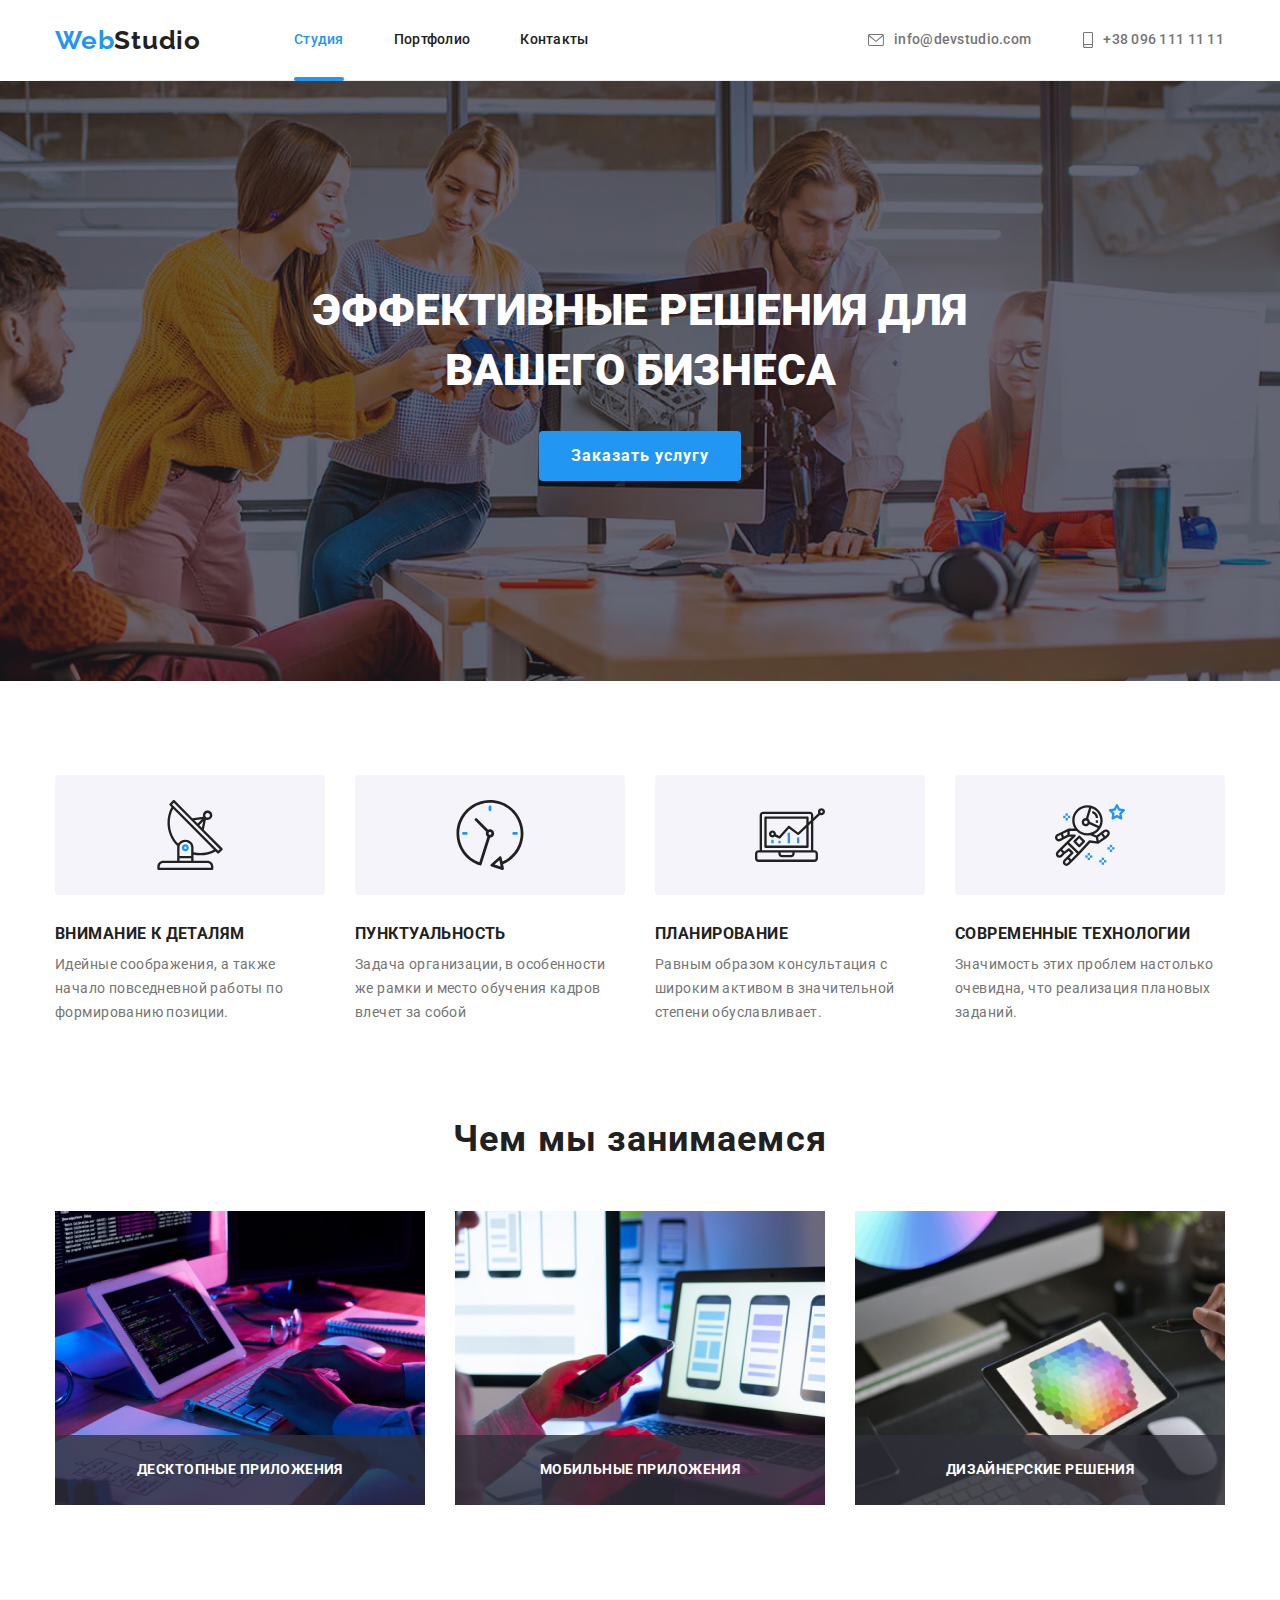
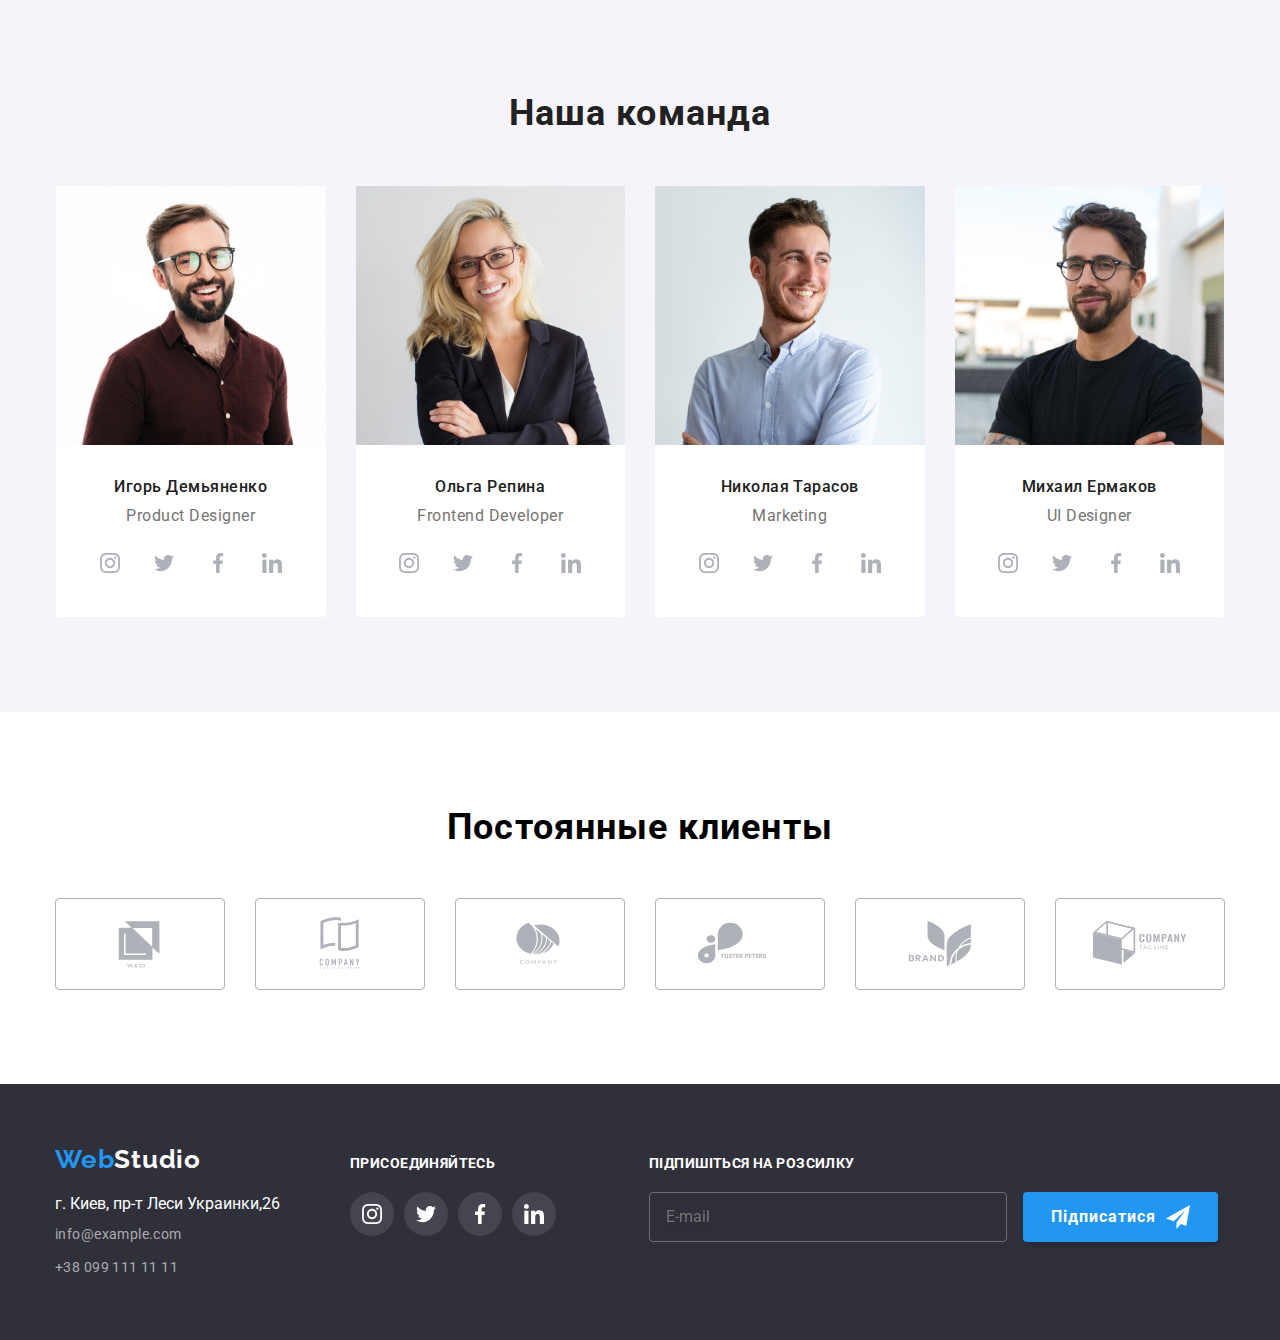
<file: index.html>
<!DOCTYPE html>
<html lang="ru">

<head>
    <meta charset="UTF-8">
    <meta http-equiv="X-UA-Compatible" content="IE=edge">
    <meta name="viewport" content="width=device-width, initial-scale=1.0">
    <title>Document</title>
    <link rel="stylesheet"
        href="https://cdnjs.cloudflare.com/ajax/libs/modern-normalize/1.0.0/modern-normalize.min.css" />
    <link rel="preconnect" href="https://fonts.googleapis.com">
    <link rel="preconnect" href="https://fonts.gstatic.com" crossorigin>
    <link
        href="https://fonts.googleapis.com/css2?family=Raleway:wght@700&family=Roboto:wght@400;500;700;900&display=swap"
        rel="stylesheet">
    <!-- <link rel="stylesheet" href="./css/styles.css"> -->
    <link rel="stylesheet" href="./css/main.min.css">
</head>

<header>
    <div class="container header">
        <a href="./index.html" class="header__logo" lang="en">Web<span class="header__lg">Studio</span>
        </a>

        <nav class="nav">
            <ul class="nav__item">
                <li class="nav__list">
                    <a href="./index.html" class="nav__link link current">Студия</a>
                </li>
                <li class="nav__list">
                    <a href="portfolio.html" class="nav__link link ">Портфолио</a>
                </li>
                <li class="nav__list">
                    <a href="" class="nav__link link ">Контакты</a>
                </li>
            </ul>
        </nav>
        <ul class="navig">
            <li class="navig__list">
                <a href="mailto:info@devstudio.com" class="navig__link link">
                    <svg class="navig__icon" width="16" height="12">
                        <use href="./images/symbol-defs.svg#icon-envelope"></use>
                    </svg>info@devstudio.com
                </a>
            </li>
            <li class="navig__list">
                <a href="tel:+380961111111" class="navig__link link">
                    <svg class="navig__icon" width="10" height="16">
                        <use href="./images/symbol-defs.svg#icon-smartphone"></use>
                    </svg> +38 096 111 11 11
                </a>
            </li>
        </ul>
    </div>
</header>

<main>
    <section class="button__menu">
        <div class="container">
            <h1 class="button__tittle">Эффективные решения для вашего бизнеса</h1>
            <button type="button" class="button__start" data-modal-open>Заказать услугу</button>
        </div>
    </section>

    <section class="info section">
        <div class="container">
            <ul class="info__item">
                <li class="info__list">
                    <div class="icon__bg">
                        <svg class="info__icon" width="70" height="70">
                            <use href="./images/symbol-defs.svg#icon-antenna"></use>
                        </svg>
                    </div>
                    <h3 class="info__tittle">Внимание к деталям</h3>
                    <p class="info__text">Идейные соображения, а также начало повседневной работы по
                        формированию
                        позиции.</p>
                </li>
                <li class="inf0__list">
                    <div class="icon__bg">
                        <svg class="info__icon" width="70" height="70">
                            <use href="./images/symbol-defs.svg#icon-clock"></use>
                        </svg>
                    </div>
                    <h3 class="info__tittle">Пунктуальность</h3>
                    <p class="info__text">Задача организации, в особенности же рамки и место обучения кадров
                        влечет за собой</p>
                </li>
                <li class="info__list">
                    <div class="icon__bg">
                        <svg class="info__icon" width="70" height="70">
                            <use href="./images/symbol-defs.svg#icon-diagram"></use>
                        </svg>
                    </div>
                    <h3 class="info__tittle">Планирование</h3>
                    <P class="info__text">Равным образом консультация с широким активом в значительной степени
                        обуславливает.</P>
                </li>
                <li class="info__list">
                    <div class="icon__bg">
                        <svg class="info__icon" width="70" height="70">
                            <use href="./images/symbol-defs.svg#icon-astronaut"></use>
                        </svg>
                    </div>
                    <h3 class="info__tittle">Современные технологии</h3>
                    <p class="info__text">Значимость этих проблем настолько очевидна, что реализация плановых
                        заданий.</p>
                </li>
            </ul>
        </div>
    </section>


    <section class="work section-special">
        <div class="container overlay">
            <h2 class="work__text">Чем мы занимаемся</h2>
            <ul class="work__item">
                <li class="work__list">
                    <img class="work__img " src="images/development.jpg" alt="разработка" width="370" height="294">
                    <p class="work__overlay">ДЕСКТОПНЫЕ ПРИЛОЖЕНИЯ</p>
                </li>
                <li class="work__list">
                    <img class="work__img " src="images//design.jpg" alt="дизайн" width="370" height="294">
                    <p class="work__overlay">МОБИЛЬНЫЕ ПРИЛОЖЕНИЯ</p>
                </li>
                <li class="work__list">
                    <img class="work__img " src="images/decor.jpg" alt="оформление" width="370" height="294">
                    <p class="work__overlay">ДИЗАЙНЕРСКИЕ РЕШЕНИЯ</p>
                </li>
            </ul>
        </div>
    </section>

    <section class="team section">
        <div class="container">
            <h2 class="team__tittle">Наша команда</h2>
            <ul class="team__item">
                <li class="team__list">
                    <img class="img" src="images/productdesigner.jpg" alt="Член команды" width="270" height="260">
                    <div class="teamate">
                        <h3 class="teamate__tittle">Игорь Демьяненко</h3>
                        <p class="teamate__text">Product Designer</p>

                        <ul class="icon__item">
                            <li class="icon__list">
                                <a href="" class="icon__link">
                                    <svg class="icon__team" width="20" height="20">
                                        <use href="./images/symbol-defs.svg#icon-instagram"></use>
                                    </svg>
                                </a>
                            </li>
                            <li class="icon__list">
                                <a href="" class="icon__link">
                                    <svg class="icon__team" width="20" height="20">
                                        <use href="./images/symbol-defs.svg#icon-twitter"></use>
                                    </svg>
                                </a>
                            </li>
                            <li class="icon__list">
                                <a href="" class="icon__link">
                                    <svg class="icon__team" width="20" height="20">
                                        <use href="./images/symbol-defs.svg#icon-facebook"></use>
                                    </svg>
                                </a>
                            </li>
                            <li class="icon__list">
                                <a href="" class="icon__link">
                                    <svg class="icon__team" width="20" height="20">
                                        <use href="./images/symbol-defs.svg#icon-linkedin"></use>
                                    </svg>
                                </a>
                            </li>
                        </ul>
                    </div>
                </li>
                <li class="team__list">
                    <img class="img" src="images/frontenddeveloper.jpg" alt="Член команды" width="270" height="260">
                    <div class="teamate">
                        <h3 class="teamate__tittle">Ольга Репина</h3>
                        <p class="teamate__text">Frontend Developer</p>

                        <ul class="icon__item">
                            <li class="icon__list">
                                <a href="" class="icon__link">
                                    <svg class="icon__team" width="20" height="20">
                                        <use href="./images/symbol-defs.svg#icon-instagram"></use>
                                    </svg>
                                </a>
                            </li>
                            <li class="icon__list">
                                <a href="" class="icon__link">
                                    <svg class="icon__team" width="20" height="20">
                                        <use href="./images/symbol-defs.svg#icon-twitter"></use>
                                    </svg>
                                </a>
                            </li>
                            <li class="icon__list">
                                <a href="" class="icon__link">
                                    <svg class="icon__team" width="20" height="20">
                                        <use href="./images/symbol-defs.svg#icon-facebook"></use>
                                    </svg>
                                </a>
                            </li>
                            <li class="icon__list">
                                <a href="" class="icon__link">
                                    <svg class="icon__team" width="20" height="20">
                                        <use href="./images/symbol-defs.svg#icon-linkedin"></use>
                                    </svg>
                                </a>
                            </li>
                        </ul>
                    </div>
                </li>
                <li class="team__list">
                    <img class="img" src="images/marketing.jpg" alt="Член команды" width="270" height="260">
                    <div class="teamate">
                        <h3 class="teamate__tittle">Николая Тарасов</h3>
                        <p class="teamate__text">Marketing</p>

                        <ul class="icon__item">
                            <li class="icon__list">
                                <a href="" class="icon__link">
                                    <svg class="icon__team" width="20" height="20">
                                        <use href="./images/symbol-defs.svg#icon-instagram"></use>
                                    </svg>
                                </a>
                            </li>
                            <li class="icon__list">
                                <a href="" class="icon__link">
                                    <svg class="icon__team" width="20" height="20">
                                        <use href="./images/symbol-defs.svg#icon-twitter"></use>
                                    </svg>
                                </a>
                            </li>
                            <li class="icon__list">
                                <a href="" class="icon__link">
                                    <svg class="icon__team" width="20" height="20">
                                        <use href="./images/symbol-defs.svg#icon-facebook"></use>
                                    </svg>
                                </a>
                            </li>
                            <li class="icon__list">
                                <a href="" class="icon__link">
                                    <svg class="icon__team" width="20" height="20">
                                        <use href="./images/symbol-defs.svg#icon-linkedin"></use>
                                    </svg>
                                </a>
                            </li>
                        </ul>
                    </div>
                </li>
                <li class="team__list">
                    <img class="img" src="images/uldesigner.jpg" alt="Член команды" width="270" height="260">
                    <div class="teamate">
                        <h3 class="teamate__tittle">Михаил Ермаков</h3>
                        <p class="teamate__text">UI Designer</p>

                        <ul class="icon__item">
                            <li class="icon__list">
                                <a href="" class="icon__link">
                                    <svg class="icon__team" width="20" height="20">
                                        <use href="./images/symbol-defs.svg#icon-instagram"></use>
                                    </svg>
                                </a>
                            </li>
                            <li class="icon__list">
                                <a href="" class="icon__link">
                                    <svg class="icon__team" width="20" height="20">
                                        <use href="./images/symbol-defs.svg#icon-twitter"></use>
                                    </svg>
                                </a>
                            </li>
                            <li class="icon__list">
                                <a href="" class="icon__link">
                                    <svg class="icon__team" width="20" height="20">
                                        <use href="./images/symbol-defs.svg#icon-facebook"></use>
                                    </svg>
                                </a>
                            </li>
                            <li class="icon__list">
                                <a href="" class="icon__link">
                                    <svg class="icon__team" width="20" height="20">
                                        <use href="./images/symbol-defs.svg#icon-linkedin"></use>
                                    </svg>
                                </a>
                            </li>
                        </ul>
                    </div>
                </li>
            </ul>
        </div>
    </section>
    <section class="client section">
        <div class="container">
            <h2 class="client__tittle">Постоянные клиенты</h2>
            <ul class="client__item">
                <li class="client__list">
                    <a href="" class="client__link link">
                        <svg class="client__icon" width="106" height="60">
                            <use href="./images/symbol-defs.svg#icon-yago"></use>
                        </svg>
                    </a>
                </li>
                <li class="client__list">
                    <a href="" class="client__link">
                        <svg class="client__icon" width="106" height="60">
                            <use href="./images/symbol-defs.svg#icon-company"></use>
                        </svg>
                    </a>
                </li>
                <li class="client__list">
                    <a href="" class="client__link">
                        <svg class="client__icon" width="106" height="60">
                            <use href="./images/symbol-defs.svg#icon-comp"></use>
                        </svg>
                    </a>
                </li>
                <li class="client__list">
                    <a href="" class="client__link">
                        <svg class="client__icon" width="106" height="60">
                            <use href="./images/symbol-defs.svg#icon-peters"></use>
                        </svg>
                    </a>
                </li>
                <li class="client__list">
                    <a href="" class="client__link">
                        <svg class="client__icon" width="106" height="60">
                            <use href="./images/symbol-defs.svg#icon-brand"></use>
                        </svg>
                    </a>
                </li>
                <li class="client__list">
                    <a href="" class="client__link">
                        <svg class="client__icon" width="106" height="60">
                            <use href="./images/symbol-defs.svg#icon-tag"></use>
                        </svg>
                    </a>
                </li>
            </ul>
        </div>
    </section>
</main>
<footer class="fotter">
    <div class="container fotter">
        <div>
            <a href="./index.html" class="fotter__logo link" lang="en">Web<span class="fotter__lg link">Studio</span>
            </a>
            <address class="address">
                <ul class="addres__item">
                    <li class="address__list"><a href="" class="address__white link">г. Киев, пр-т Леси Украинки,26</a></li>
                    <li class="address__list"><a href="mailto:info@example.com"
                            class="address__link link">info@example.com</a></li>
                    <li class="address__list"><a href="tel:+380991111111" class="address__link link">+38 099 111 11 11</a>
                    </li>
                </ul>
            </address>
        </div>
        <div class="dopinfo">
            <p class="dopinfo__text">Присоединяйтесь</p>
            <ul class="dopinfo__item">
                <li class="dopinfo__list">
                    <a href="" class="dopinfo__link">
                        <svg class="dopinfo__icon" width="20" height="20">
                            <use href="./images/symbol-defs.svg#icon-instagram"></use>
                        </svg>
                    </a>
                </li>
                <li class="dopinfo__list">
                    <a href="" class="dopinfo__link">
                        <svg class="dopinfo__icon" width="20" height="20">
                            <use href="./images/symbol-defs.svg#icon-twitter"></use>
                        </svg>
                    </a>
                </li>
                <li class="dopinfo__list">
                    <a href="" class="dopinfo__link">
                        <svg class="dopinfo__icon" width="20" height="20">
                            <use href="./images/symbol-defs.svg#icon-facebook"></use>
                        </svg>
                    </a>
                </li>
                <li class="dopinfo__list">
                    <a href="" class="dopinfo__link">
                        <svg class="dopinfo__icon" width="20" height="20">
                            <use href="./images/symbol-defs.svg#icon-linkedin"></use>
                        </svg>
                    </a>
                </li>
            </ul>
        </div>
        <div class="messenger">
            <p class="messenger__text">Підпишіться на розсилку</p>
            <form>
                <input class="messenger__sumbit" type="text" name="user-email" placeholder="E-mail">
                <button class="messenger__button" type="submit">
                    <span class="messenger__go">
                        Підписатися</span>
                    <svg class="messenger__icon" width="24" height="24">
                        <use href="./images/symbol-defs.svg#icon-telegram"></use>
                    </svg>
                </button>
            </form>
        </div>
    </div>

</footer>
<div class="backdrop is-hidden" data-modal>
    <div class="modal">
        <button type="button" class="button__modal" data-modal-close>
            <svg class="modal__icon" width="11" height="11">
                <use href="./images//symbol-defs.svg#icon-closed"></use>
            </svg>
        </button>
        <p class="modal__tittle">Залиште свої дані, ми вам передзвонимо</p>
        <form class="modal__form">
            <div class="input__field">
                <label class="input__tittle__plus">Ім'я</label>
                <div class="input__wrap">
                    <input type="text" class="modal__input" name="user-name">
                    <svg class="input__icom" width="18" height="18">
                        <use href="./images/symbol-defs.svg#icon-person"></use>
                    </svg>
                </div>
            </div>
            <div class="input__field">
                <label class="input__tittle">Телефон</label>
                <div class="input__wrap">
                    <input type="text" class="modal__input" name="user-tel">
                    <svg class="input__icom" width="18" height="18">
                        <use href="./images/symbol-defs.svg#icon-phone"></use>
                    </svg>
                </div>
            </div>
            <div class="input__field">
                <label class="input__tittle">Пошта</label>
                <div class="input__wrap">
                    <input type="text" class="modal__input" name="user-email">
                    <svg class="input__icom" width="18" height="18">
                        <use href="./images/symbol-defs.svg#icon-mail"></use>
                    </svg>
                </div>
            </div>
            <div class="modal__comment">
                <label for="user-comment" class="input__tittle">Коментар</label>
                <textarea name="user-comment" id="user-comment" class="modal__text"
                    placeholder="Введіть текст"></textarea>
            </div>
            <div class="input__field">
                <input type="checkbox" name="user-policy" value="true" id="user-policy"
                    class="input__check">
                <label for="user-policy" class="check__text"><span>
                        <svg class="check__true" width="16" height="15">
                            <use href="./images/symbol-defs.svg#icon-check"></use>
                        </svg></span>
                    <p>Погоджуюся з розсилкою та приймаю <a href="" class="policy__doc">Умови договору</a></p>  </label>
                
                    <button class="modal__button" type="submit">Відправити</button>
        </form>
    </div>
</div>
<script src="./js/modal.js"></script>
</body>

</html>
</file>
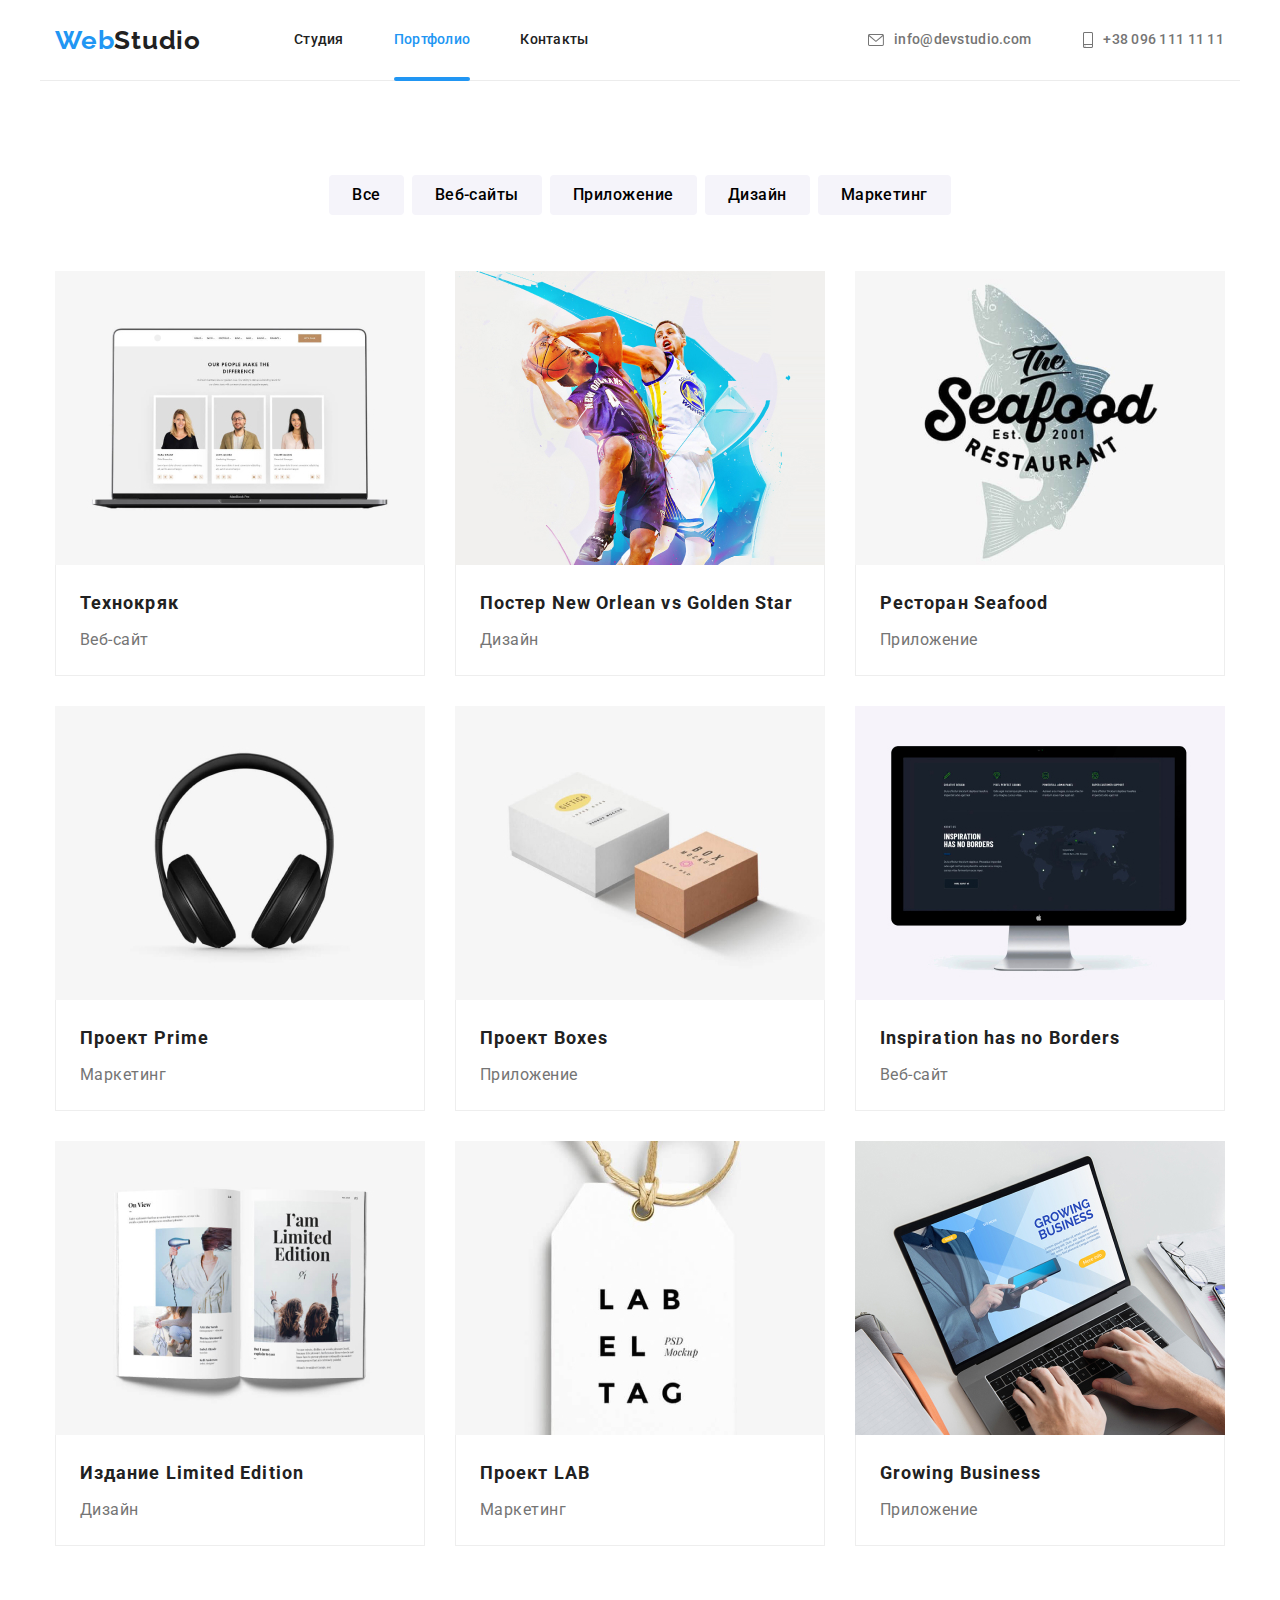
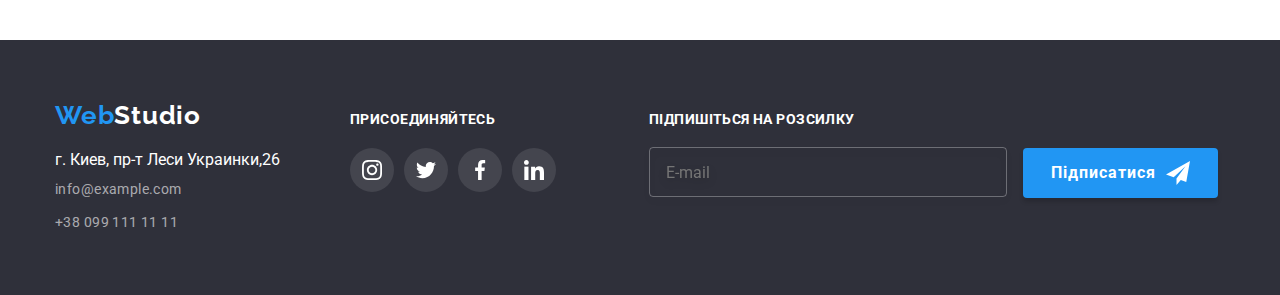
<file: portfolio.html>
<!DOCTYPE html>
<html lang="ru">

<head>
    <meta charset="UTF-8">
    <meta http-equiv="X-UA-Compatible" content="IE=edge">
    <meta name="viewport" content="width=device-width, initial-scale=1.0">
    <title>Document</title>
    <link rel="stylesheet"
        href="https://cdnjs.cloudflare.com/ajax/libs/modern-normalize/1.0.0/modern-normalize.min.css" />
    <link rel="preconnect" href="https://fonts.googleapis.com">
    <link rel="preconnect" href="https://fonts.gstatic.com" crossorigin>
    <link
        href="https://fonts.googleapis.com/css2?family=Raleway:wght@700&family=Roboto:wght@400;500;700;900&display=swap"
        rel="stylesheet">
    <link rel="stylesheet" href="./css/main.min.css">
</head>

<body>
    <header>
        <div class="container header">
            <a href="./index.html" class="header__logo" lang="en">Web<span class="header__lg">Studio</span>
            </a>

            <nav class="nav">
                <ul class="nav__item">
                    <li class="nav__list">
                        <a href="./index.html" class="nav__link link ">Студия</a>
                    </li>
                    <li class="nav__list">
                        <a href="portfolio.html" class="nav__link link current">Портфолио</a>
                    </li>
                    <li class="nav__list">
                        <a href="" class="nav__link link ">Контакты</a>
                    </li>
                </ul>
            </nav>
            <ul class="navig">
                <li class="navig__list">
                    <a href="mailto:info@devstudio.com" class="navig__link link">
                        <svg class="navig__icon" width="16" height="12">
                            <use href="./images/symbol-defs.svg#icon-envelope"></use>
                        </svg>info@devstudio.com
                    </a>
                </li>
                <li class="navig__list">
                    <a href="tel:+380961111111" class="navig__link link">
                        <svg class="navig__icon" width="10" height="16">
                            <use href="./images/symbol-defs.svg#icon-smartphone"></use>
                        </svg> +38 096 111 11 11
                    </a>
                </li>
            </ul>
        </div>
    </header>
    <main class="main">
        <section class="section">
            <div class="container ">
                <ul class="portfolio__item">
                    <li class="portfolio__list"><button class="portfolio__button" type="button">Все</button></li>
                    <li class="portfolio__list"><button class="portfolio__button" type="button">Веб-сайты</button></li>
                    <li class="portfolio__list"><button class="portfolio__button" type="button">Приложение</button></li>
                    <li class="portfoli__list"><button class="portfolio__button" type="button">Дизайн</button></li>
                    <li class="portfolio__list"><button class="portfolio__button" type="button">Маркетинг</button></li>
                </ul>


                <ul class="image__item">
                    <li class="image__list">
                        <a class="image__link link" href="">
                            <div class="priw">
                                <img src="images/laptop.jpg" class="main-img" alt="Веб-сайт" width="370" height="294">
                                <p class="priw__text">Ресурс пропонує комплексні пропозиції з різним рівнем
                                    функціоналу та сервісів. Все це дозволить відвідувачу отримати вичерпні відомості
                                    про компанію чи приватну особу.</p>
                            </div>
                            <div class="group">
                                <h2 class="group__tittle">Технокряк</h2>
                                <p class="group__text">Веб-сайт</p>
                            </div>
                        </a>
                    </li>
                    <li class="image__list">
                        <a class="image__link link" href="">
                            <div class="priw">
                                <img src="images/basketball.jpg" class="main__img" alt="Дизайн" width="370" height="294">
                                <p class="priw__text">Ресурс пропонує комплексні пропозиції з різним рівнем
                                    функціоналу
                                    та сервісів. Все це дозволить відвідувачу отримати вичерпні відомості про компанію
                                    чи
                                    приватну особу.</p>
                            </div>
                            <div class="group">
                                <h2 class="group__tittle">Постер New Orlean vs Golden Star</h2>
                                <p class="group__text">Дизайн</p>
                            </div>

                        </a>
                    </li>
                    <li class="image__list">
                        <a class="image__link link" href="">
                            <div class="priw">
                                <img src="images/shark.jpg" class="main__img" alt="Приложение" width="370" height="294">
                                <p class="priw__text">Ресурс пропонує комплексні пропозиції з різним рівнем
                                    функціоналу
                                    та сервісів. Все це дозволить відвідувачу отримати вичерпні відомості про компанію
                                    чи
                                    приватну особу.</p>
                            </div>
                            <div class="group">
                                <h2 class="group__tittle">Ресторан Seafood</h2>
                                <p class="group__text">Приложение</p>
                            </div>
                        </a>
                    </li>
                    <li class="image__list">
                        <a class="image__link link" href="">
                            <div class="priw">
                                <img src="images/headphone.jpg" class="main__img" alt="Маркетинг" width="370"
                                    height="294">
                                <p class="priw__text">Ресурс пропонує комплексні пропозиції з різним рівнем
                                    функціоналу
                                    та сервісів. Все це дозволить відвідувачу отримати вичерпні відомості про компанію
                                    чи
                                    приватну особу.</p>
                            </div>
                            <div class="group">
                                <h2 class="group__tittle">Проект Prime</h2>
                                <p class="group__text">Маркетинг</p>
                            </div>
                        </a>
                    </li>
                    <li class="image__list">
                        <a class="image__link link" href="">
                            <div class="priw">
                                <img src="images/box.jpg" class="main__img" alt="Приложение" width="370" height="294">
                                <p class="priw__text">Ресурс пропонує комплексні пропозиції з різним рівнем
                                    функціоналу
                                    та сервісів. Все це дозволить відвідувачу отримати вичерпні відомості про компанію
                                    чи
                                    приватну особу.</p>
                            </div>
                            <div class="group">
                                <h2 class="group__tittle">Проект Boxes</h2>
                                <p class="group__text">Приложение</p>
                            </div>
                        </a>
                    </li>
                    <li class="image__list">
                        <a class="image__link link" href="">
                            <div class="priw">
                                <img src="images/ekran.jpg" class="main-img" alt="Веб-сайт" width="370" height="294">
                                <p class="priw__text">Ресурс пропонує комплексні пропозиції з різним рівнем
                                    функціоналу
                                    та сервісів. Все це дозволить відвідувачу отримати вичерпні відомості про компанію
                                    чи
                                    приватну особу.</p>
                            </div>
                            <div class="group">
                                <h2 class="group__tittle">Inspiration has no Borders</h2>
                                <p class="group__text">Веб-сайт</p>
                            </div>
                        </a>
                    </li>
                    <li class="image__list">
                        <a class="image__link link" href="">
                            <div class="priw">
                                <img src="images/book.jpg" class="main-img" alt="Дизайн" width="370" height="294">
                                <p class="priw__text">Ресурс пропонує комплексні пропозиції з різним рівнем
                                    функціоналу
                                    та сервісів. Все це дозволить відвідувачу отримати вичерпні відомості про компанію
                                    чи
                                    приватну особу.</p>
                            </div>
                            <div class="group">
                                <h2 class="group__tittle">Издание Limited Edition</h2>
                                <p class="group__text">Дизайн</p>
                            </div>
                        </a>
                    </li>
                    <li class="image__list">
                        <a class="image__link link" href="">
                            <div class="priw">
                                <img src="images/label.jpg" class="main-img" alt="Маркетинг" width="370" height="294">
                                <p class="priw__text">Ресурс пропонує комплексні пропозиції з різним рівнем
                                    функціоналу
                                    та сервісів. Все це дозволить відвідувачу отримати вичерпні відомості про компанію
                                    чи
                                    приватну особу.</p>
                            </div>
                            <div class="group">
                                <h2 class="group__tittle">Проект LAB</h2>
                                <p class="group__text">Маркетинг</p>
                            </div>
                        </a>
                    </li>
                    <li class="image__list">
                        <a class="image__link link" href="">
                            <div class="priw">
                                <img src="images/work.jpg" class="main-img" alt="Приложение" width="370" height="294">
                                <p class="priw__text">Ресурс пропонує комплексні пропозиції з різним рівнем
                                    функціоналу
                                    та сервісів. Все це дозволить відвідувачу отримати вичерпні відомості про компанію
                                    чи
                                    приватну особу.</p>
                            </div>
                            <div class="group">
                                <h2 class="group__tittle">Growing Business</h2>
                                <p class="group__text">Приложение</p>
                            </div>
                        </a>
                    </li>
                </ul>
            </div>
        </section>
    </main>
    <footer class="fotter">
        <div class="container fotter">
            <div>
                <a href="./index.html" class="fotter__logo link" lang="en">Web<span 
    class="fotter__lg link">Studio</span>
                </a>
                <address class="address">
                    <ul class="addres__item">
                        <li class="address__list"><a href="" class="address__white 
    link">г. Киев, пр-т Леси Украинки,26</a></li>
                        <li class="address__list"><a href="mailto:info@example.com"
                                class="address__link link">info@example.com</a></li>
                        <li class="address__list"><a href="tel:+380991111111" 
    class="address__link link">+38 099 111 11 11</a>
                        </li>
                    </ul>
                </address>
            </div>
            <div class="dopinfo">
                <p class="dopinfo__text">Присоединяйтесь</p>
                <ul class="dopinfo__item">
                    <li class="dopinfo__list">
                        <a href="" class="dopinfo__link">
                            <svg class="dopinfo__icon" width="20" height="20">
                                <use href="./images/symbol-defs.svg#icon-instagram"></use>
                            </svg>
                        </a>
                    </li>
                    <li class="dopinfo__list">
                        <a href="" class="dopinfo__link">
                            <svg class="dopinfo__icon" width="20" height="20">
                                <use href="./images/symbol-defs.svg#icon-twitter"></use>
                            </svg>
                        </a>
                    </li>
                    <li class="dopinfo__list">
                        <a href="" class="dopinfo__link">
                            <svg class="dopinfo__icon" width="20" height="20">
                                <use href="./images/symbol-defs.svg#icon-facebook"></use>
                            </svg>
                        </a>
                    </li>
                    <li class="dopinfo__list">
                        <a href="" class="dopinfo__link">
                            <svg class="dopinfo__icon" width="20" height="20">
                                <use href="./images/symbol-defs.svg#icon-linkedin"></use>
                            </svg>
                        </a>
                    </li>
                </ul>
            </div>
            <div class="messenger">
                <p class="messenger__text">Підпишіться на розсилку</p>
                <form>
                    <input class="messenger__sumbit" type="text" name="user-email" 
    placeholder="E-mail">
                    <button class="messenger__button" type="submit">
                        <span class="messenger__go">
                            Підписатися</span>
                        <svg class="messenger__icon" width="24" height="24">
                            <use href="./images/symbol-defs.svg#icon-telegram"></use>
                        </svg>
                    </button>
                </form>
            </div>
        </div>
    </footer>
</body>

</html>
</file>
<file: css/styles.css>
:root {
    --accent-color: #2196f3;
    --normal-color: #ffffff;
    --primary-color: #212121;
    --minor-color: #757575;
    --secondary-color: #f5f4fa;
    --time-duration: 250ms cubic-bezier(0.4, 0, 0.2, 1);
}

p,
h1,
h2,
h3,
h4,
h5,
h6 {
    margin: 0;
}

ul {
    margin: 0;
    padding-left: 0;
}


body {
    font-family: 'Roboto', sans-serif;
}

ul {
    list-style: none;
}

.link {

    text-decoration: none;
}

button {
    cursor: pointer;
    outline: none;
}

/* Head */
img {
    display: block;
    max-width: 100%;
    height: auto;
}

.container {
    margin: 0 auto;
    max-width: 1200px;
    padding-left: 15px;
    padding-right: 15px;

}

.section {
    padding-top: 94px;
    padding-bottom: 94px;
}

.section-special {
    padding-bottom: 94px;
}

/* HEADER */
.header {
    display: flex;
    align-items: center;
    border-bottom: 1px solid #ECECEC;
    background-color: var(--normal-color)
}

.header__logo {
    text-decoration: none;
    font-family: 'Raleway';
    font-style: normal;
    font-weight: 700;
    font-size: 26px;
    line-height: 1.71;
    letter-spacing: 0.03em;
    color: var(--accent-color);
    transition: color var(--time-duration);
}

.header__lg {
    text-decoration: none;
    font-family: 'Raleway';
    font-style: normal;
    font-weight: 700;
    font-size: 26px;
    line-height: 1.71;
    letter-spacing: 0.03em;
    color: var(--primary-color)
}

.nav {
    display: flex;
    margin-left: 93px;
}

.nav__item {
    display: flex;
    gap: 50px;
}

.nav__link {
    display: block;
    padding-top: 32px;
    padding-bottom: 32px;
    list-style: none;
    text-decoration: none;
    font-weight: 500;
    font-size: 14px;
    line-height: 1.14;
    letter-spacing: 0.02em;
    color: var(--primary-color);
    transition: color var(--time-duration);
}

.navig {
    display: flex;
    margin-left: auto;
    align-items: center;
    gap: 50px;
}

.navig__link {
    display: flex;
    padding-top: 32px;
    padding-bottom: 32px;
    font-weight: 500;
    font-size: 14px;
    line-height: 1.14;
    letter-spacing: 0.02em;
    color: var(--minor-color);
    justify-content: center;
    align-items: center;
    padding: 1px;
    transition: color var(--time-duration);

}

.navig__link:hover,
.navig__link:focus {
    font-weight: 500;
    font-size: 14px;
    line-height: 1.14;
    letter-spacing: 0.02em;
    color: var(--accent-color)
}

.navig__icon {
    fill: #757575;
    margin-right: 10px;
    transition: fill var(--time-duration);
}

.navig__link:hover .navig__icon,
.navig__link:focus .navig__icon {
    fill: var(--accent-color);
}

.current {
    color: var(--accent-color);
}

.nav__link.current {
    position: relative;
}

.nav__link.current::after {
    content: "";
    display: block;
    width: 100%;
    height: 4px;
    border-radius: 2px;
    background-color: currentColor;
    position: absolute;
    bottom: -1px;
}

/* hero */
/* BUTTON */
.button__menu {
    text-align: center;
    display: block;
    justify-content: center;
    align-items: center;
    max-width: 1600px;
    background-color: #000000;
    background-image: linear-gradient(rgba(47, 48, 58, 0.4), rgba(47, 48, 58, 0.4)),
        url(../images/background.jpg);
    background-position: center;
    background-size: cover;

    margin: 0 auto;
    padding-top: 200px;
    padding-bottom: 200px;

}

.button__tittle {
    text-transform: uppercase;
    max-width: 696px;
    display: block;
    font-weight: 900;
    font-size: 44px;
    line-height: 1.36;
    color: var(--normal-color);

    margin: 0 auto;
    margin-bottom: 30px;
}

.button__start {
    font-weight: 700;
    font-size: 16px;
    line-height: 1.88;
    letter-spacing: 0.06em;
    color: var(--normal-color);
    background: var(--accent-color);
    box-shadow: 0px 4px 4px rgba(0, 0, 0, 0.15);
    border: 0px;
    border-radius: 4px;
    transition: color var(--time-duration), background-color var(--time-duration);

    padding: 10px 32px;
}

.button__start:hover,
.button__start:focus {
    background: rgba(33, 150, 243, 1);
    color: var(--normal-color);
}










/* INFO */
.info__item {
    display: flex;
    font-weight: 700;
    font-size: 14px;
    line-height: 1.14;
    letter-spacing: 0.03em;
    color: var(--primary-color);
    gap: 30px;
}

.info__list {
    max-width: 270px;
}

.icon__bg {
    display: flex;
    justify-content: center;
    align-items: center;
    width: 270px;
    height: 120px;
    border-radius: 4px;
    background-color: #F5F4FA;

    margin-bottom: 30px;
}

.info__tittle {
    text-transform: uppercase;

    margin-bottom: 10px;
}

.info__text {
    font-weight: 400;
    font-size: 14px;
    line-height: 1.71;
    letter-spacing: 0.03em;
    color: var(--minor-color)
}

/* WORK */

.work__text {
    text-align: center;
    font-weight: 700;
    font-size: 36px;
    line-height: 1.16;
    letter-spacing: 0.03em;
    color: var(--primary-color)
}

.work__item {
    display: flex;
    gap: 30px;
    margin-top: 50px;
}

.work__list {
    position: relative;
}

.work__overlay {
    width: 100%;
    font-style: normal;
    font-weight: 700;
    font-size: 14px;
    line-height: 1.14;
    text-align: center;
    letter-spacing: 0.03em;
    text-transform: uppercase;
    color: var(--normal-color);
    background: rgba(47, 48, 58, 0.8);

    position: absolute;

    margin: 0 auto;
    padding: 27px 0px;
    bottom: 0;
}










/* TEAM */
.team {
    background: var(--secondary-color);
}

.team__tittle {
    text-align: center;
    font-weight: 700;
    font-size: 36px;
    line-height: 1.16;
    letter-spacing: 0.03em;
    color: var(--primary-color)
}

.team__item {
    border: 1px solid transparent;
    margin-top: 50px;
    display: flex;
    gap: 30px;
}

.team__list {
    background: var(--normal-color);

    box-shadow: 0px 1px 3px rgba(0, 0, 0, 0.12), 0px 1px 1px rgba(0, 0, 0, 0.14), 0px 2px 1px rgba(0, 0, 0, 0.2);
    border-radius: 0px 0px 4px 4px;

}

.teamate {

    display: block;
    padding-top: 32px;
    padding-bottom: 32px;
    text-align: center;
}

.teamate__tittle {
    text-align: center;
    font-weight: 500;
    font-size: 16px;
    line-height: 1.19;


    letter-spacing: 0.03em;
    color: var(--primary-color);
}

.teamate__text {
    margin-top: 10px;
    margin-bottom: 16px;
    font-weight: 400;
    font-size: 16px;
    line-height: 1.19;

    text-align: center;
    letter-spacing: 0.03em;
    color: var(--minor-color)
}









/* icons*/
.icon__item {
    display: flex;
    justify-content: center;
    gap: 10px;
}

.icon__link {
    display: flex;
    justify-content: center;
    align-items: center;
    width: 44px;
    height: 44px;
    background-color: transparent;
    border-radius: 50%;
    transition: background-color var(--time-duration);
}

.icon__link:hover,
.icon__link:focus {
    background-color: var(--accent-color);
}

.icon__team {
    fill: #AFB1B8;
    transition: fill var(--time-duration);
}

.icon__link:hover .icon__team,
.icon__link:focus .icon__team {
    fill: var(--normal-color);
}







/* icons */
/* CLIENT */
.client__tittle {
    text-align: center;
    font-style: normal;
    font-weight: 700;
    font-size: 36px;
    letter-spacing: 0.03em;
    line-height: 1.17;
}

.client__item {
    display: flex;
    gap: 30px;

    margin-top: 50px;
}

.client__list {
    width: 170px;
    height: 92px;
}

.client__link {
    display: flex;
    justify-content: center;
    align-items: center;
    width: 100%;
    height: 100%;
    border-radius: 4px;
    border: 1px solid #AFB1B8;
    fill: #AFB1B8;
    transition: fill var(--time-duration),
        color var(--time-duration);
}


.client__list:hover .client__link,
.client__link:focus {
    border-color: var(--accent-color);
    fill: var(--accent-color);
}


/*1 page */

.portfolio__item {
    display: flex;
    align-items: center;
    justify-content: center;
    font-weight: 500;
    font-size: 16px;
    line-height: 1.62;
    color: var(--primary-color);

    margin: 0 auto;
    gap: 8px;
}



.portfolio__button {

    font-weight: 500;
    font-size: 16px;
    line-height: 1.62;
    text-align: center;
    letter-spacing: 0.03em;
    padding: 6px 22px;

    cursor: pointer;
    background-color: var(--secondary-color);
    border: 1px solid transparent;
    border-radius: 4px;
    transition: background-color var(--time-duration), var(--time-duration);
}

.portfolio__button:hover,
.portfolio__button:focus {
    background-color: var(--accent-color);
    font-weight: 500;
    font-size: 16px;
    line-height: 1.62;

    color: var(--normal-color);

    box-shadow: 0px 3px 1px rgba(0, 0, 0, 0.1), 0px 1px 2px rgba(0, 0, 0, 0.08), 0px 2px 2px rgba(0, 0, 0, 0.12);

}

.priw {
    position: relative;
    overflow: hidden;
}

.priw__text {
    font-style: normal;
    font-weight: 400;
    font-size: 18px;
    line-height: 1.56;
    letter-spacing: 0.03em;
    margin: 0 auto;
    padding: 63px 24px;
    width: 100%;
    height: 100%;

    color: var(--normal-color);
    background-color: rgba(33, 150, 243, 0.9);

    position: absolute;
    top: 0;
    left: 0;
    transform: translateY(100%);
    transition: transform 250ms linear;
}

/* кнопки */
.image__item {
    display: flex;
    flex-wrap: wrap;
    gap: 30px;
    margin-top: 56px;
}

.image__link {
    display: block;
    transition: box-shadow var(--time-duration);
}

.image__link:hover,
.image__link:focus,
.image__link:hover .priw__text,
.image__link:focus .priw__text {
    transform: translateY(0%);
    box-shadow: 0px 1px 1px rgba(0, 0, 0, 0.12), 0px 4px 4px rgba(0, 0, 0, 0.06), 1px 4px 6px rgba(0, 0, 0, 0.16);
}

.group__tittle {
    margin-bottom: 4px;
    font-weight: 700;
    font-size: 18px;
    line-height: 2;

    letter-spacing: 0.06em;
    color: var(--primary-color)
}


.group__text {
    font-weight: 400;
    font-size: 16px;
    line-height: 1.88;
    letter-spacing: 0.03em;
    color: var(--minor-color)
}

.group {
    padding: 20px 24px;
    border-bottom: 1px solid #EEEEEE;
    border-left: 1px solid #EEEEEE;
    border-right: 1px solid #EEEEEE;
}



/* подвал */
.fotter {
    padding-top: 60px;
    padding-bottom: 60px;
    background: #2F303A;
}

.container.fotter {
    padding-top: 0;
    padding-bottom: 0;
    align-items: baseline;
    display: flex;
}

.fotter__logo {
    display: block;
    font-family: 'Raleway';
    font-style: normal;
    font-weight: 700;
    font-size: 26px;
    line-height: 1.19;
    letter-spacing: 0.03em;
    color: var(--accent-color)
}

.fotter__lg {
    font-family: 'Raleway';
    font-style: normal;
    font-weight: 700;
    font-size: 26px;
    line-height: 1.19;
    letter-spacing: 0.03em;
    color: var(--normal-color)
}

.address {
    margin-top: 20px;
    font-style: normal;
}

.address__item {
    font-weight: 400;
    font-size: 14px;
    line-height: 1.71;
    letter-spacing: 0.03em;
    color: var(--normal-color);
}

.address__white {
    color: var(--normal-color);
    transition: color var(--time-duration);

}

.address__list {
    margin-bottom: 9px;
}

.address__list:last-child {
    margin-bottom: 0px;
}

.address__link {
    font-weight: 400;
    font-size: 14px;
    line-height: 1.71;
    letter-spacing: 0.03em;
    color: rgba(255, 255, 255, 0.6);
    transition: color var(--time-duration);

}

.address__link:hover,
.address__link:focus,
.address__white:hover,
.address__white:focus {
    color: var(--accent-color)
}

/* DOPINFO */
.dopinfo {
    margin-left: 70px;
}

.dopinfo__text {
    font-style: normal;
    font-weight: 700;
    font-size: 14px;
    line-height: 1.14;
    letter-spacing: 0.03em;
    text-transform: uppercase;
    color: var(--normal-color);

    margin: 0% auto;
}

.dopinfo__item {
    margin-top: 20px;
    display: flex;
    justify-items: center;
    gap: 10px;
}

.dopinfo__link {
    display: flex;
    justify-content: center;
    align-items: center;
    width: 44px;
    height: 44px;
    background-color: rgba(255, 255, 255, 0.1);
    transition: background-color var(--time-duration);
    border-radius: 50%;
}

.dopinfo__link:hover,
.dopinfo__link:focus {
    background-color: var(--accent-color);
}

.dopinfo__icon {
    fill: var(--normal-color);
    transition: fill var(--time-duration);
}

.dopinfo__link:hover .dopinfo__icon,
.dopinfo__link:focus .dopinfo__icon {
    fill: var(--normal-color);
}

.messenger {
    margin-left: 93px;
}

.messenger__text {
    font-weight: 700;
    font-size: 14px;
    line-height: 1.17;
    letter-spacing: 0.03em;
    text-transform: uppercase;
    color: var(--normal-color)
}

.messenger__sumbit {
    width: 358px;
    height: 50px;
    border: 1px solid rgba(255, 255, 255, 0.3);
    filter: drop-shadow(0px 4px 4px rgba(0, 0, 0, 0.15));
    border-radius: 4px;
    background-color: transparent;
    color: rgba(255, 255, 255, 0.6);
    padding-left: 16px;
    margin-top: 20px;
    transition: border-color var(--time-duration);
}

.messenger__sumbit:focus {
    border-color: var(--accent-color);
}

.messenger__button {
    position: relative;
    background: #2196F3;
    box-shadow: 0px 4px 4px rgba(0, 0, 0, 0.15);
    border-radius: 4px;
    border: transparent;
    padding: 10px 62px 10px 28px;
    text-align: center;

    margin-left: 12px;
}

.messenger__go {
    font-weight: 700;
    font-size: 16px;
    line-height: 1.88;
    align-items: center;
    text-align: center;
    letter-spacing: 0.06em;
    color: var(--normal-color);
    border: 0;
}

.messenger__icon {
    position: absolute;
    fill: var(--normal-color);
    right: 28px;
    top: 13px;
    justify-content: center;
    align-items: center;
}

/* ANKETA STUDIO */


.backdrop {
    width: 100%;
    height: 100%;
    position: fixed;
    top: 0;
    background-color: rgba(0, 0, 0, 0.2);
    transition: opacity var(--time-duration), visibility var(--time-duration);
}

.backdrop.is-hidden {
    opacity: 1;
    visibility: hidden;
    pointer-events: none;
}

.modal {
    width: 528px;
    height: 581px;
    background: #ffffff;
    box-shadow: 0px 1px 3px rgba(0, 0, 0, 0.12), 0px 1px 1px rgba(0, 0, 0, 0.14), 0px 2px 1px rgba(0, 0, 0, 0.2);
    border-radius: 4px;
    position: absolute;
    top: 50%;
    left: 50%;
    transform: translate(-50%, -50%);

    padding: 40px;
}

.modal__tittle {
    text-align: center;
    font-weight: 700;
    font-size: 20px;
    line-height: 1.15;
    letter-spacing: 0.03em;
    text-align: center;
    color: var(--primary-color)
}

.button__modal {
    width: 30px;
    height: 30px;
    background-color: transparent;
    box-sizing: border-box;
    border: 1px solid rgba(0, 0, 0, 0.1);
    border-radius: 50%;
    position: absolute;
    right: 10px;
    top: 10px;
    display: flex;
    align-items: center;
    justify-content: center;
}

.modal__icon {
    fill: #000000;
    transition: fill var(--time-duration);
}

.modal__icon:hover,
.modal__icon:focus {
fill: var(--accent-color);
}

.input__field {
    margin-bottom: 10px;
}

.input__tittle {
    display: block;
    font-weight: 400;
    font-size: 12px;
    line-height: 1.17;
    letter-spacing: 0.01em;
    color: var(--minor-color);

    margin-bottom: 4px;
    margin-top: 12px;
}

.input__wrap {
    position: relative;
}

.modal__input {
    width: 100%;
    height: 40px;
    border: 1px solid rgba(33, 33, 33, 0.2);
    border-radius: 4px;
    outline: none;
    transition: border-color var(--time-duration);

    padding-left: 42px;

}

.input__icom {
    position: absolute;
    left: 21px;
    top: 50%;
    transform: translate(-50%, -50%);
    transition: fill var(--time-duration);
}

.modal__input:focus {
    border-color: var(--accent-color);
}

.modal__input:focus+.input__icom {
    fill: var(--accent-color);
}

.modal__text {
    width: 100%;
    height: 120px;
    border: 1px solid rgba(33, 33, 33, 0.2);
    border-radius: 4px;
    resize: none;
    outline: none;
    padding: 12px 16px;
    transition: border-color var(--time-duration);
}

.modal__text:focus {
    border-color: var(--accent-color);
}

.modal__text::placeholder {
    font-weight: 400;
    font-size: 12px;
    line-height: 1.17;
    letter-spacing: 0.01em;
    color: rgba(117, 117, 117, 0.5);
}

.input__check {
    -webkit-appearance: none;
    -moz-appearance: none;
    appearance: none;

    position: absolute;
}



.check__text {
    font-weight: 400;
    font-size: 14px;
    line-height: 1.71;
    letter-spacing: 0.03em;
    color: var(--minor-color);
    display: flex;
    justify-content: center;
    align-items: center;
    margin-top: 20px;

}

.check__text span {
    width: 16px;
    height: 15px;
    border: 2px solid var(--primary-color);
    border-radius: 3px;
    display: flex;
    align-items: center;
    justify-content: center;
    margin-left: 17px;
    margin-right: 9px;
    transition: border-color var(--time-duration), background-color var(--time-duration);
}

.check__true {
    fill: transparent;
}

.input__check:checked+.check__text span {
    border-color: var(--accent-color);
    background-color: var(--accent-color);
}

.input__check:checked+.check__text .check__true {
    fill: var(--normal-color);
}
.checkbox{
    display: none;
    transition: fill var(--time-duration);
}
.policy__doc {
    font-weight: 400;
    font-size: 14px;
    line-height: 1.71;
    letter-spacing: 0.03em;
    color: var(--accent-color);
    text-decoration: none;
    position: relative;
}

.policy__doc::after {
    content: "";
    display: block;
    width: 100%;
    height: 1px;
    border-radius: 2px;
    background-color: currentColor;
    position: absolute;
    bottom: 1.7px;
    right: 0;
}

/* MODAL */
.modal__button {
    background: #188CE8;
    box-shadow: 0px 4px 4px rgba(0, 0, 0, 0.15);
    border-radius: 4px;
    color: var(--normal-color);
    border: transparent;
    font-weight: 700;
    font-size: 16px;
    line-height: 1.88;
    color: var(--normal-color);

    padding: 10px 52px;
    margin-top: 30px;
    margin-left: 125px;
}
</file>
<file: css/main.min.css>
:root{--accent-color: #2196f3;--normal-color: #ffffff;--primary-color: #212121;--minor-color: #757575;--secondary-color: #f5f4fa;--time-duration: 250ms cubic-bezier(0.4, 0, 0.2, 1)}p,h1,h2,h3,h4,h5,h6{margin:0}ul{margin:0;padding-left:0}button{cursor:pointer;outline:none}img{display:block;max-width:100%;height:auto}body{font-family:"Roboto",sans-serif}ul{list-style:none}.link{text-decoration:none}.section{padding-top:94px;padding-bottom:94px}.section-special{padding-bottom:94px}.container{margin:0 auto;max-width:1200px;padding-left:15px;padding-right:15px}.header{display:flex;align-items:center;border-bottom:1px solid #ececec;background-color:var(--normal-color)}.header__logo{text-decoration:none;font-family:"Raleway";font-style:normal;font-weight:700;font-size:26px;line-height:1.71;letter-spacing:.03em;color:var(--accent-color);transition:color var(--time-duration)}.header__lg{text-decoration:none;font-family:"Raleway";font-style:normal;font-weight:700;font-size:26px;line-height:1.71;letter-spacing:.03em;color:var(--primary-color)}.nav{display:flex;margin-left:93px}.nav__item{display:flex;gap:50px}.nav__link{display:block;padding-top:32px;padding-bottom:32px;list-style:none;text-decoration:none;font-weight:500;font-size:14px;line-height:1.14;letter-spacing:.02em;color:var(--primary-color);transition:color var(--time-duration)}.navig{display:flex;margin-left:auto;align-items:center;gap:50px}.navig__link{display:flex;padding-top:32px;padding-bottom:32px;font-weight:500;font-size:14px;line-height:1.14;letter-spacing:.02em;color:var(--minor-color);justify-content:center;align-items:center;padding:1px;transition:color var(--time-duration)}.navig__link:hover,.navig__link:focus{color:var(--accent-color)}.navig__icon{fill:#757575;margin-right:10px;transition:fill var(--time-duration)}.navig__link:hover .navig__icon,.navig__link:focus .navig__icon{fill:var(--accent-color)}.current{color:var(--accent-color)}.nav__link.current{position:relative}.nav__link.current::after{content:"";display:block;width:100%;height:4px;border-radius:2px;background-color:currentColor;position:absolute;bottom:-1px}.fotter{padding-top:60px;padding-bottom:60px;background:#2f303a}.container.fotter{padding-top:0;padding-bottom:0;align-items:baseline;display:flex}.fotter__logo{display:block;font-family:"Raleway";font-style:normal;font-weight:700;font-size:26px;line-height:1.19;letter-spacing:.03em;color:var(--accent-color)}.fotter__lg{font-family:"Raleway";font-style:normal;font-weight:700;font-size:26px;line-height:1.19;letter-spacing:.03em;color:var(--normal-color)}.address{margin-top:20px;font-style:normal}.address__item{font-weight:400;font-size:14px;line-height:1.71;letter-spacing:.03em;color:var(--normal-color)}.address__white{color:var(--normal-color);transition:color var(--time-duration)}.address__white:hover,.address__white:focus{color:var(--accent-color)}.address__list{margin-bottom:9px}.address__list:last-child{margin-bottom:0px}.address__link{font-weight:400;font-size:14px;line-height:1.71;letter-spacing:.03em;color:rgba(255,255,255,.6);transition:color var(--time-duration)}.address__link:hover,.address__link:focus{color:var(--accent-color)}.dopinfo{margin-left:70px}.dopinfo__text{font-style:normal;font-weight:700;font-size:14px;line-height:1.14;letter-spacing:.03em;text-transform:uppercase;color:var(--normal-color);margin:0% auto}.dopinfo__item{margin-top:20px;display:flex;justify-items:center;gap:10px}.dopinfo__link{display:flex;justify-content:center;align-items:center;width:44px;height:44px;background-color:rgba(255,255,255,.1);transition:background-color var(--time-duration);border-radius:50%}.dopinfo__link:hover,.dopinfo__link:focus{background-color:var(--accent-color)}.dopinfo__icon{fill:var(--normal-color);transition:fill var(--time-duration)}.dopinfo__link:hover .dopinfo__icon,.dopinfo__link:focus .dopinfo__icon{fill:var(--normal-color)}.messenger{margin-left:93px}.messenger__text{font-weight:700;font-size:14px;line-height:1.17;letter-spacing:.03em;text-transform:uppercase;color:var(--normal-color)}.messenger__sumbit{width:358px;height:50px;border:1px solid rgba(255,255,255,.3);filter:drop-shadow(0px 4px 4px rgba(0, 0, 0, 0.15));border-radius:4px;background-color:rgba(0,0,0,0);color:rgba(255,255,255,.6);padding-left:16px;margin-top:20px;transition:border-color var(--time-duration)}.messenger__sumbit:focus{border-color:var(--accent-color)}.messenger__button{position:relative;background:var(--accent-color);box-shadow:0px 4px 4px rgba(0,0,0,.15);border-radius:4px;border:rgba(0,0,0,0);padding:10px 62px 10px 28px;text-align:center;margin-left:12px}.messenger__go{font-weight:700;font-size:16px;line-height:1.88;align-items:center;text-align:center;letter-spacing:.06em;color:var(--normal-color);border:0}.messenger__icon{position:absolute;fill:var(--normal-color);right:28px;top:13px;justify-content:center;align-items:center}.backdrop{width:100%;height:100%;position:fixed;top:0;background-color:rgba(0,0,0,.2);transition:opacity var(--time-duration),visibility var --time-duration}.backdrop.is-hidden{opacity:1;visibility:hidden;pointer-events:none}.modal{width:528px;height:581px;background:#fff;box-shadow:0px 1px 3px rgba(0,0,0,.12),0px 1px 1px rgba(0,0,0,.14),0px 2px 1px rgba(0,0,0,.2);border-radius:4px;position:absolute;top:50%;left:50%;transform:translate(-50%, -50%);padding:40px}.modal__tittle{text-align:center;font-weight:700;font-size:20px;line-height:1.15;letter-spacing:.03em;text-align:center;color:var(--primary-color)}.button__modal{width:30px;height:30px;background-color:rgba(0,0,0,0);box-sizing:border-box;border:1px solid rgba(0,0,0,.1);border-radius:50%;position:absolute;right:10px;top:10px;display:flex;align-items:center;justify-content:center;transition:fill var(--time-duration)}.button__modal:hover,.button__modal:focus{fill:var(--accent-color)}.input__field{margin-bottom:10px}.input__tittle{display:block;font-weight:400;font-size:12px;line-height:1.17;letter-spacing:.01em;color:var(--minor-color);margin-bottom:4px;margin-top:10px}.input__tittle__plus{display:block;font-weight:400;font-size:12px;line-height:1.17;letter-spacing:.01em;color:var(--minor-color);margin-bottom:4px;margin-top:12px}.input__wrap{position:relative}.modal__input{width:100%;height:40px;border:1px solid rgba(33,33,33,.2);border-radius:4px;outline:none;transition:border-color var(--time-duration);padding-left:42px}.modal__input:focus{border-color:var(--accent-color)}.input__icom{position:absolute;left:21px;top:50%;transform:translate(-50%, -50%);transition:fill var(--time-duration)}.modal__input:focus+.input__icom{fill:var(--accent-color)}.modal__text{width:100%;height:120px;border:1px solid rgba(33,33,33,.2);border-radius:4px;resize:none;outline:none;padding:12px 16px;transition:border-color var(--time-duration)}.modal__text:focus{border-color:var(--accent-color)}.modal__text::-moz-placeholder{font-weight:400;font-size:12px;line-height:1.17;letter-spacing:.01em;color:rgba(117,117,117,.5)}.modal__text:-ms-input-placeholder{font-weight:400;font-size:12px;line-height:1.17;letter-spacing:.01em;color:rgba(117,117,117,.5)}.modal__text::placeholder{font-weight:400;font-size:12px;line-height:1.17;letter-spacing:.01em;color:rgba(117,117,117,.5)}.input__check{-webkit-appearance:none;-moz-appearance:none;appearance:none;position:absolute}.input__check:focus+.check__text span{border-color:var(--accent-color)}.check__text{font-weight:400;font-size:14px;line-height:1.71;letter-spacing:.03em;color:var(--minor-color);display:flex;justify-content:center;align-items:center;margin-top:20px;margin-bottom:30px}.check__text span{width:16px;height:15px;border:2px solid var(--primary-color);border-radius:3px;display:flex;align-items:center;justify-content:center;margin-left:17px;margin-right:9px;transition:border-color var(--time-duration),background-color var(--time-duration)}.check__true{fill:rgba(0,0,0,0)}.input__check:checked+.check__text span{border-color:var(--accent-color);background-color:var(--accent-color)}.input__check:checked+.check__text .check__true{fill:var(--normal-color)}.checkbox{display:none;transition:fill var(--time-duration)}.policy__doc{font-weight:400;font-size:14px;line-height:1.71;letter-spacing:.03em;color:var(--accent-color);text-decoration:none;position:relative}.policy__doc::after{content:"";display:block;width:100%;height:1px;border-radius:2px;background-color:currentColor;position:absolute;bottom:1.7px;right:0}.modal__button{display:block;background:#188ce8;box-shadow:0px 4px 4px rgba(0,0,0,.15);border-radius:4px;color:var(--normal-color);border:rgba(0,0,0,0);font-weight:700;font-size:16px;line-height:1.88;color:#fff;padding:10px 52px;margin:0 auto}.button__menu{text-align:center;display:block;justify-content:center;align-items:center;max-width:1600px;background-color:#000;background-image:linear-gradient(rgba(47, 48, 58, 0.4), rgba(47, 48, 58, 0.4)),url(../images/background.jpg);background-position:center;background-size:cover;margin:0 auto;padding-top:200px;padding-bottom:200px}.button__tittle{text-transform:uppercase;max-width:696px;display:block;font-weight:900;font-size:44px;line-height:1.36;color:var(--normal-color);margin:0 auto;margin-bottom:30px}.button__start{font-weight:700;font-size:16px;line-height:1.88;letter-spacing:.06em;color:var(--normal-color);background:var(--accent-color);box-shadow:0px 4px 4px rgba(0,0,0,.15);border:0px;border-radius:4px;transition:color var(--time-duration),background-color var --time-duration;padding:10px 32px}.button__start:hover,.button__start:focus{background:#2196f3;color:var(--normal-color)}.info__item{display:flex;font-weight:700;font-size:14px;line-height:1.14;letter-spacing:.03em;color:var(--primary-color);gap:30px}.info__list{max-width:270px}.icon__bg{display:flex;justify-content:center;align-items:center;width:270px;height:120px;border-radius:4px;background-color:var(--secondary-color);margin-bottom:30px}.info__tittle{text-transform:uppercase;margin-bottom:10px}.info__text{font-weight:400;font-size:14px;line-height:1.71;letter-spacing:.03em;color:var(--minor-color)}.work__text{text-align:center;font-weight:700;font-size:36px;line-height:1.16;letter-spacing:.03em;color:var(--primary-color)}.work__item{display:flex;gap:30px;margin-top:50px}.work__list{position:relative}.work__overlay{width:100%;font-style:normal;font-weight:700;font-size:14px;line-height:1.14;text-align:center;letter-spacing:.03em;text-transform:uppercase;color:var(--normal-color);background:rgba(47,48,58,.8);position:absolute;margin:0 auto;padding:27px 0px;bottom:0}.team{background:var(--secondary-color)}.team__tittle{text-align:center;font-weight:700;font-size:36px;line-height:1.16;letter-spacing:.03em;color:var(--primary-color)}.team__item{border:1px solid rgba(0,0,0,0);margin-top:50px;display:flex;gap:30px}.team__list{background:var(--normal-color);box-shadow:0px 1px 3px rgba(0,0,0,.12) 1px 1px rgba(0,0,0,.14),0px 2px 1px #000;border-radius:0px 0px 4px 4px}.teamate{display:block;padding-top:32px;padding-bottom:32px;text-align:center}.teamate__tittle{text-align:center;font-weight:500;font-size:16px;line-height:1.19;letter-spacing:.03em;color:var(--primary-color)}.teamate__text{margin-top:10px;margin-bottom:16px;font-weight:400;font-size:16px;line-height:1.19;text-align:center;letter-spacing:.03em;color:var(--minor-color)}.icon__item{display:flex;justify-content:center;gap:10px}.icon__link{display:flex;justify-content:center;align-items:center;width:44px;height:44px;background-color:rgba(0,0,0,0);border-radius:50%;transition:background-color var(--time-duration)}.icon__link:hover,.icon__link:focus{background-color:var(--accent-color)}.icon__team{fill:#afb1b8;transition:fill var(--time-duration)}.icon__link:hover .icon__team,.icon__link:focus .icon__team{fill:var(--normal-color)}.client__tittle{text-align:center;font-style:normal;font-weight:700;font-size:36px;letter-spacing:.03em;line-height:1.17}.client__item{display:flex;gap:30px;margin-top:50px}.client__list{width:170px;height:92px}.client__link{display:flex;justify-content:center;align-items:center;width:100%;height:100%;border-radius:4px;border:1px solid #afb1b8;fill:#afb1b8;transition:fill var(--time-duration),color var(--time-duration)}.client__link:hover,.client__link:focus{border-color:var(--accent-color);fill:var(--accent-color)}.portfolio__item{display:flex;align-items:center;justify-content:center;font-weight:500;font-size:16px;line-height:1.62;color:var(--primary-color);margin:0 auto;gap:8px}.portfolio__button{font-weight:500;font-size:16px;line-height:1.62;text-align:center;letter-spacing:.03em;padding:6px 22px;cursor:pointer;background-color:var(--secondary-color);border:1px solid rgba(0,0,0,0);border-radius:4px;transition:background-color var(--time-duration),color var(--time-duration)}.portfolio__button:hover,.portfolio__button:focus{background-color:var(--accent-color);font-weight:500;font-size:16px;line-height:1.62;color:var(--normal-color);box-shadow:0px 3px 1px rgba(0,0,0,.1),0px 1px 2px rgba 0,0,0,.08,0px 2px 2px rgba(0,0,0,.12)}.priw{position:relative;overflow:hidden}.priw__text{font-style:normal;font-weight:400;font-size:18px;line-height:1.56;letter-spacing:.03em;margin:0 auto;padding:63px 24px;width:100%;height:100%;color:var(--normal-color);background-color:rgba(33,150,243,.9);position:absolute;top:0;left:0;transform:translateY(100%);transition:transform 250ms linear}.image__link:hover .priw__text,.image__link:focus .priw__text{transform:translateY(0%);box-shadow:0px 1px 1px rgba(0,0,0,.12),0px 4px 4px rgba(0,0,0,.06),1px 4px 6px rgba(0,0,0,.16)}.image__item{display:flex;flex-wrap:wrap;gap:30px;margin-top:56px}.image__link{display:block;transition:box-shadow var(--time-duration)}.image__link:hover,.image__link:focus{transform:translateY(0%);box-shadow:0px 1px 1px rgba(0,0,0,.12),0px 4px 4px rgba(0,0,0,.06),1px 4px 6px rgba(0,0,0,.16)}.group__tittle{margin-bottom:4px;font-weight:700;font-size:18px;line-height:2;letter-spacing:.06em;color:var(--primary-color)}.group__text{font-weight:400;font-size:16px;line-height:1.88;letter-spacing:.03em;color:var(--minor-color)}.group{padding:20px 24px;border-bottom:1px solid #eee;border-left:1px solid #eee;border-right:1px solid #eee}/*# sourceMappingURL=main.min.css.map */
</file>
